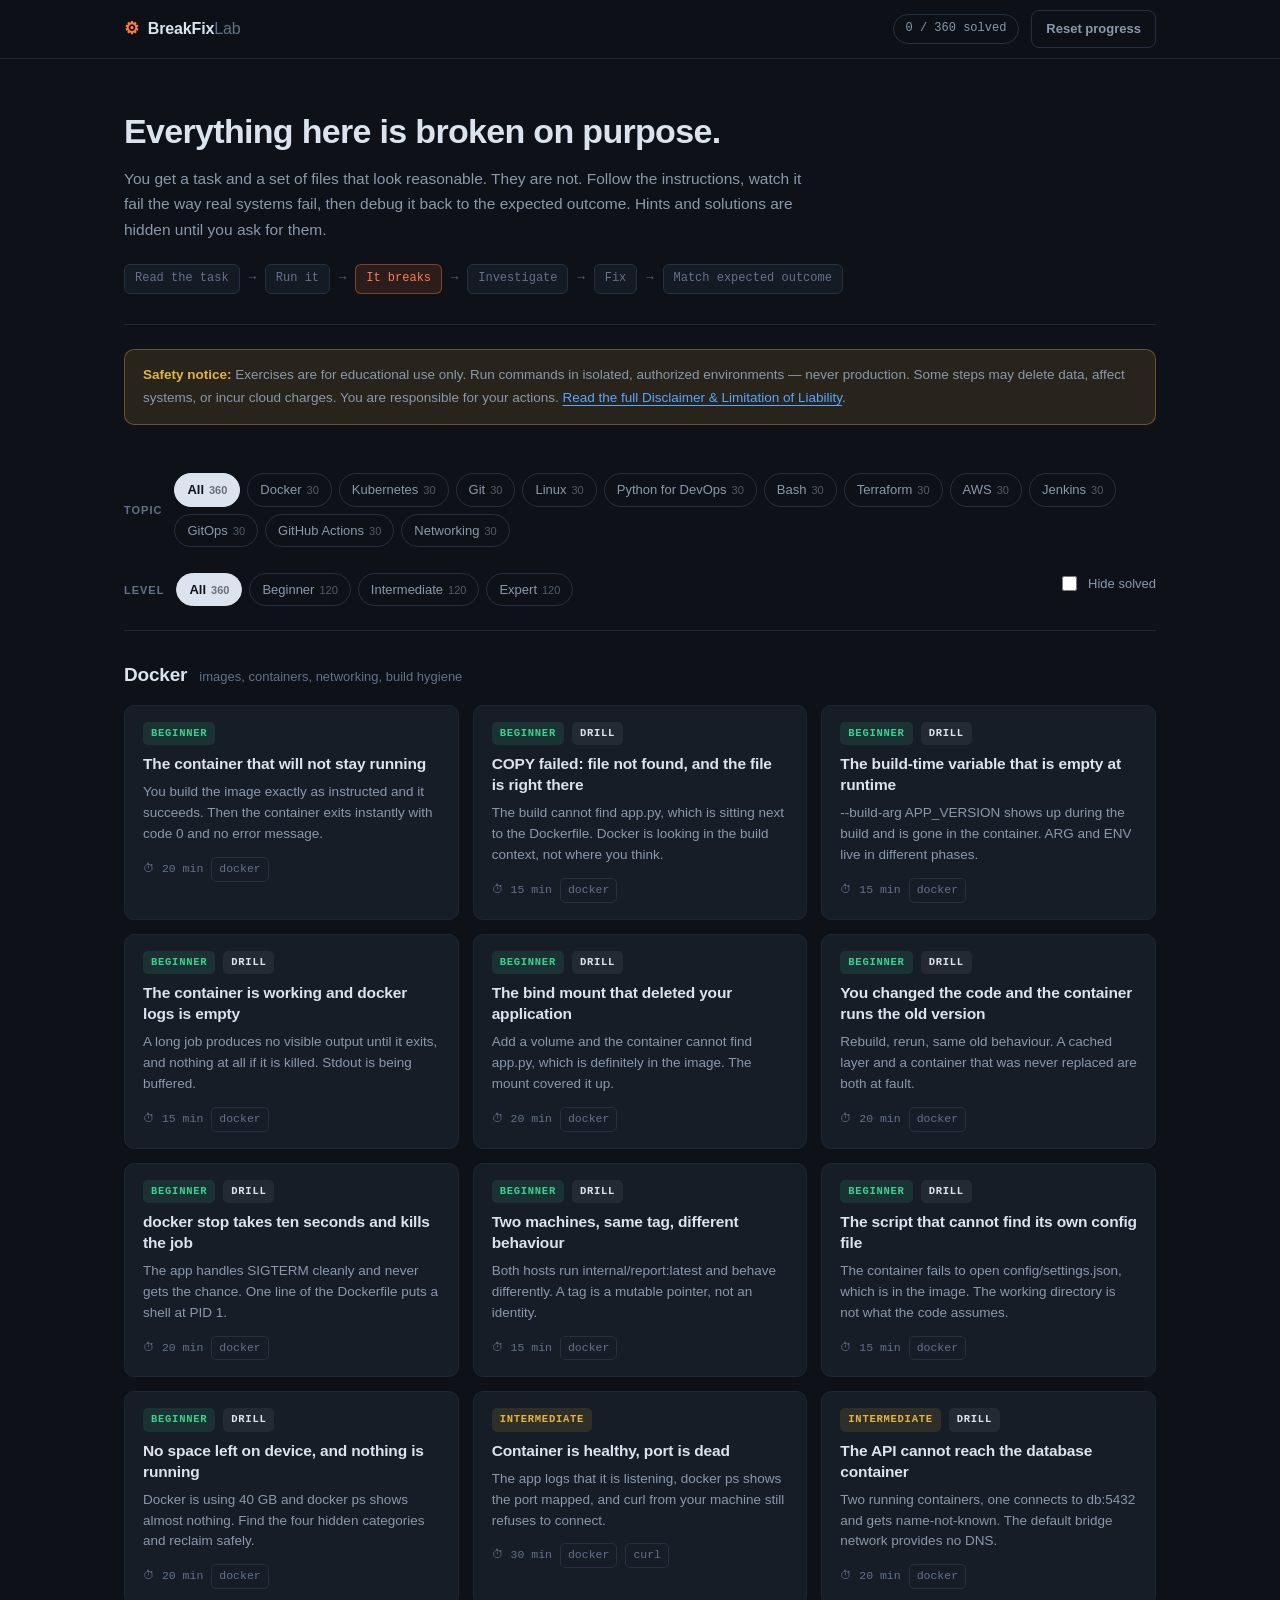
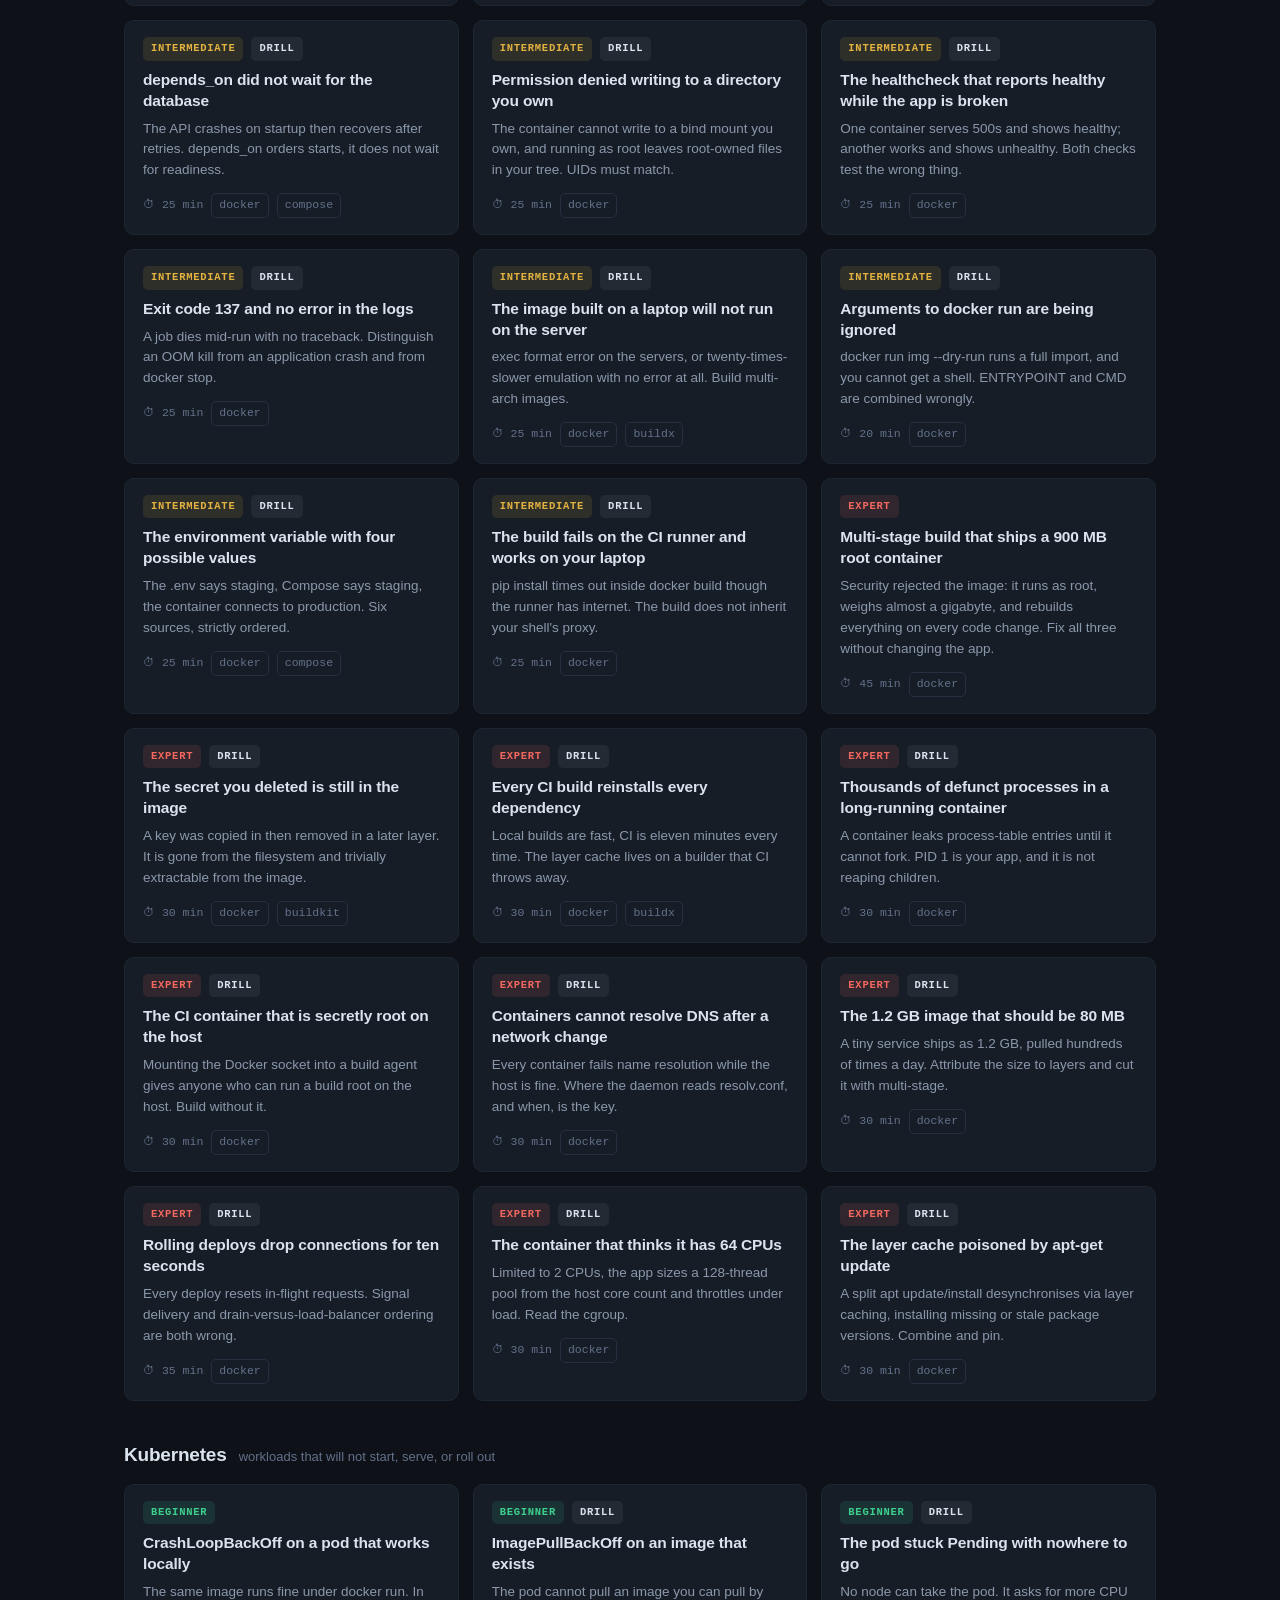
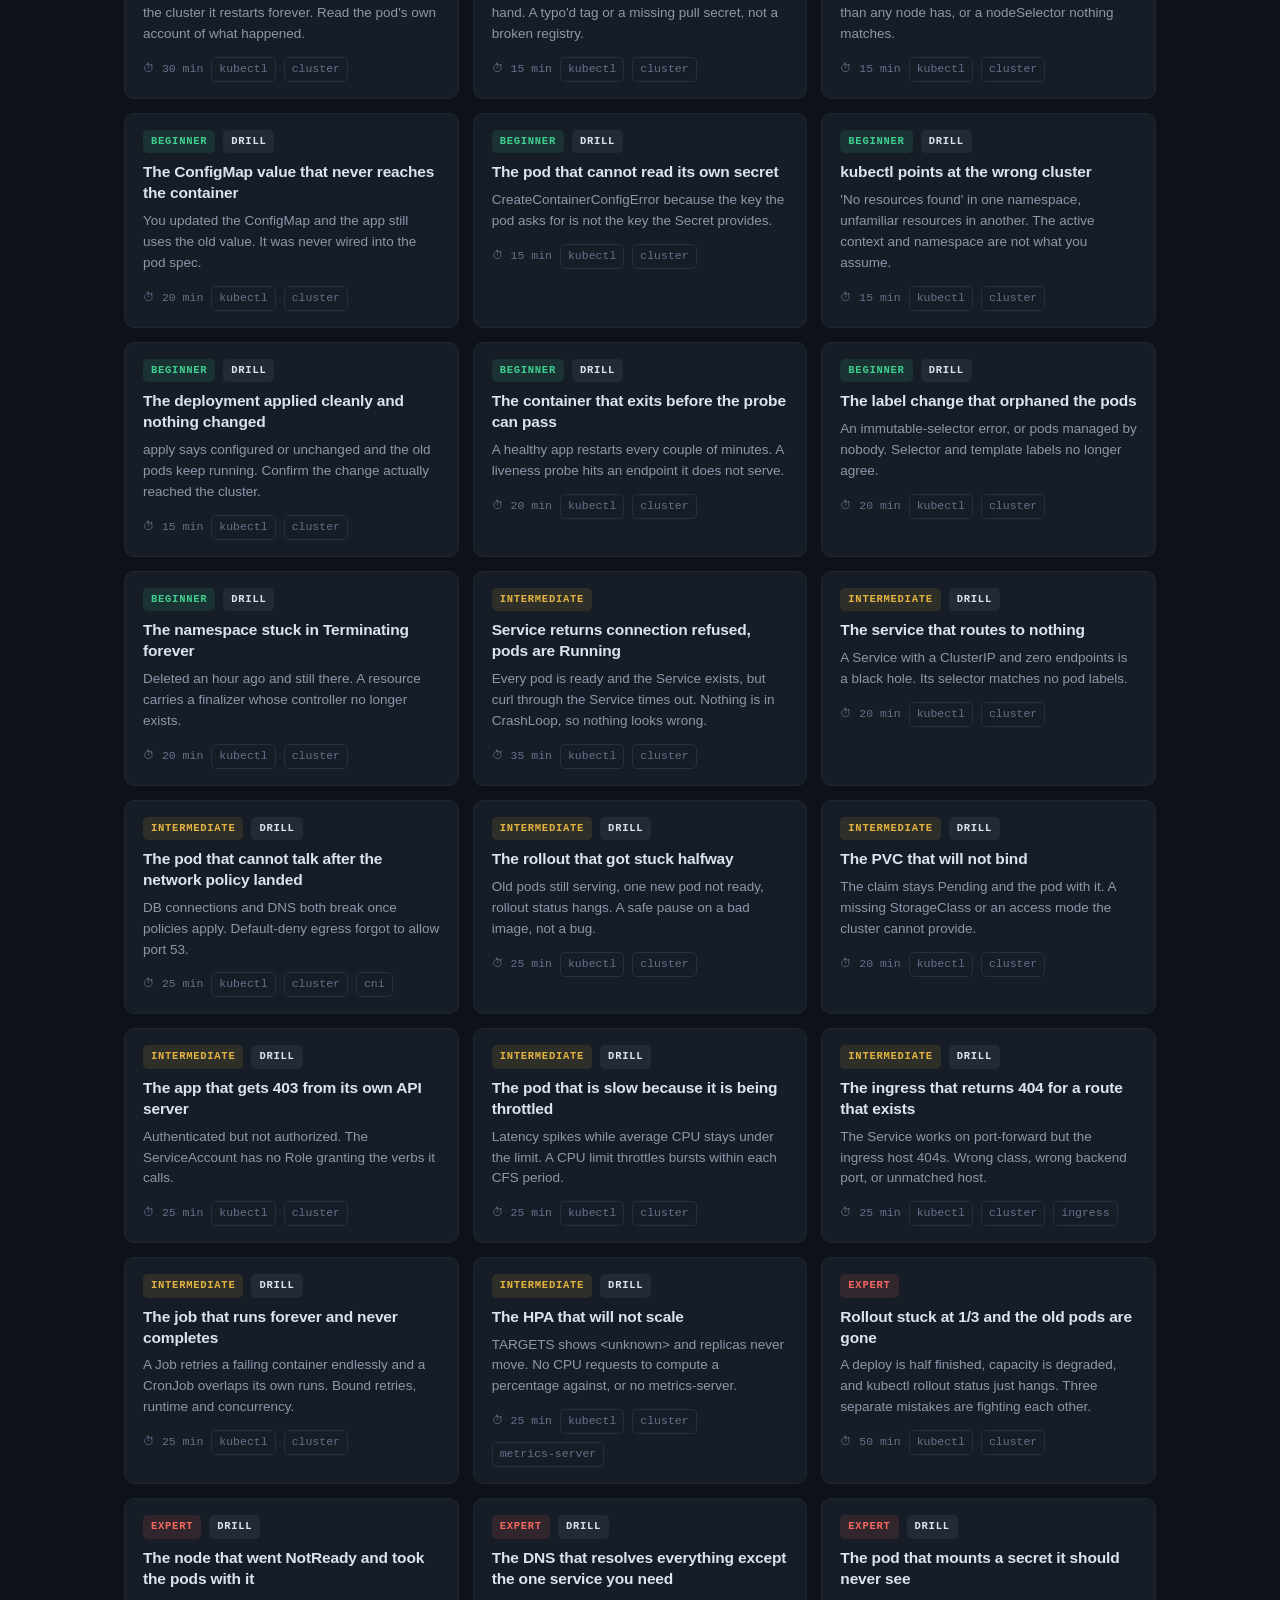
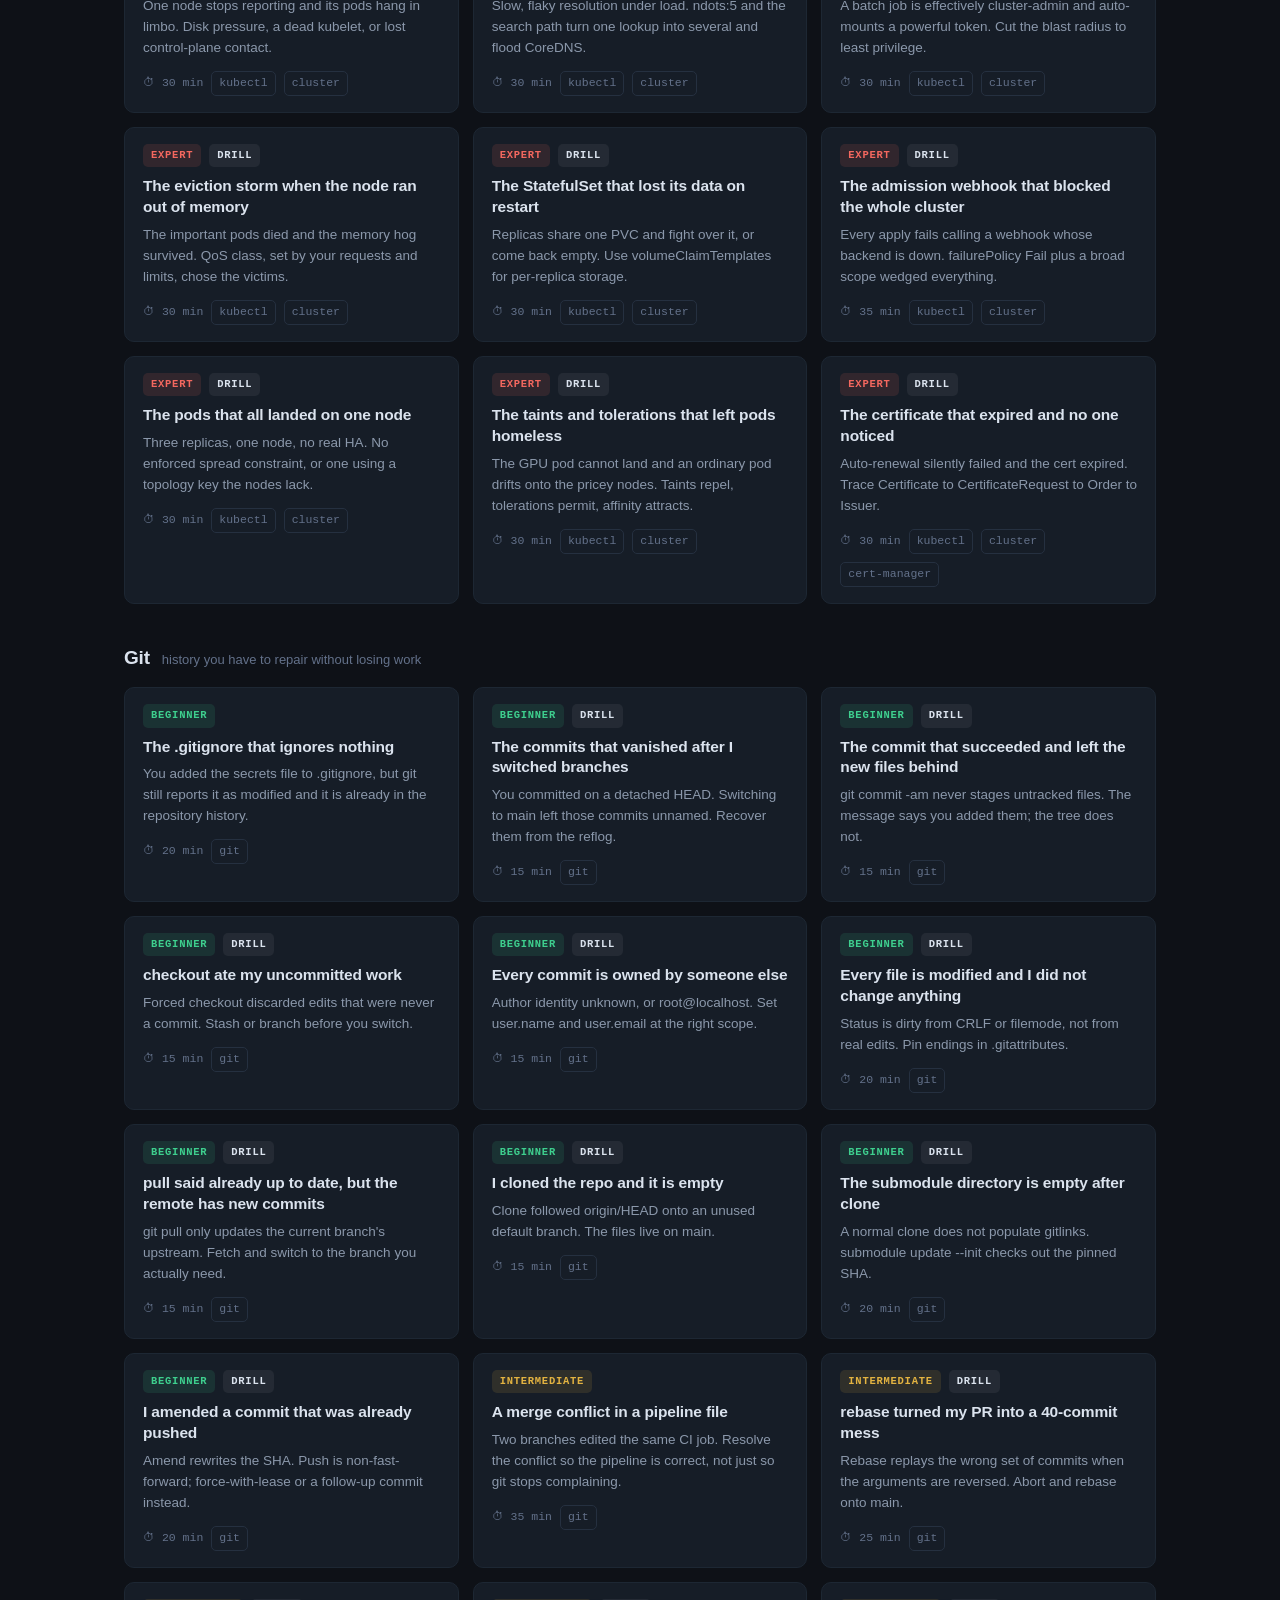
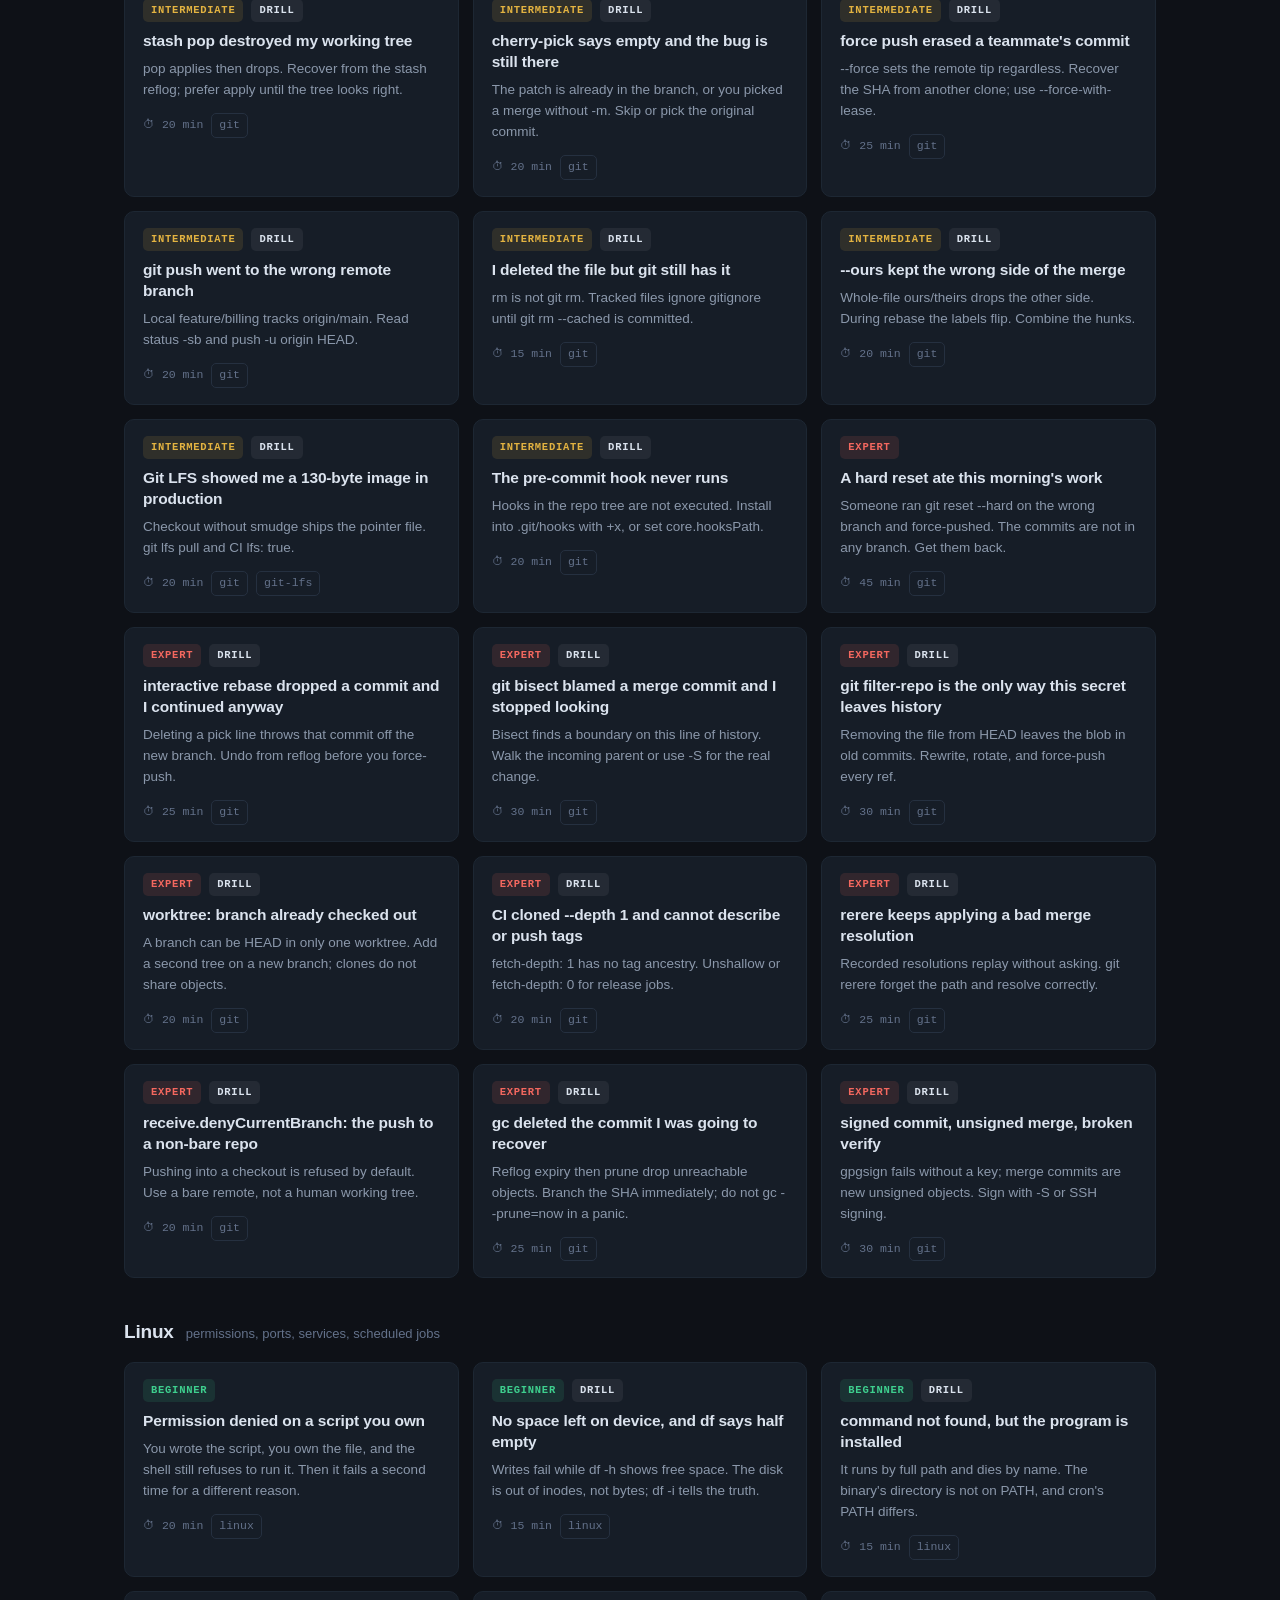
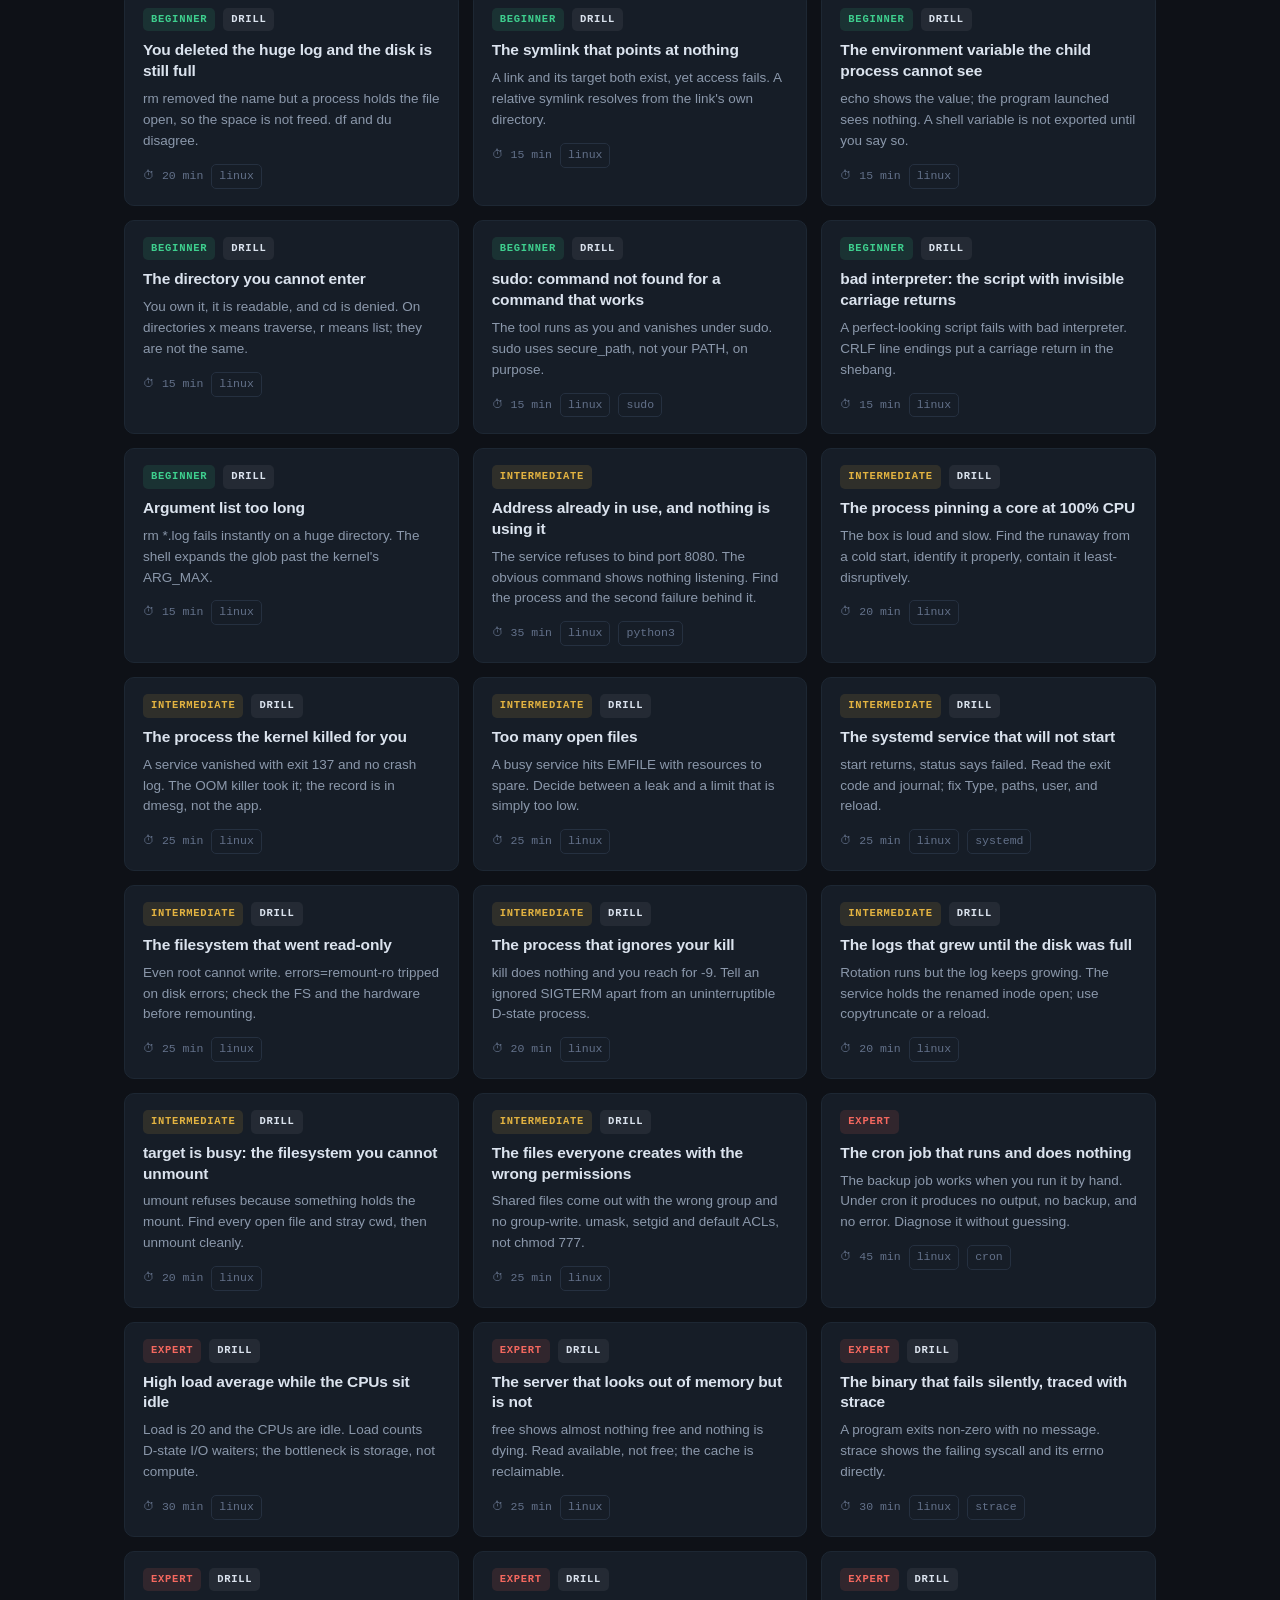
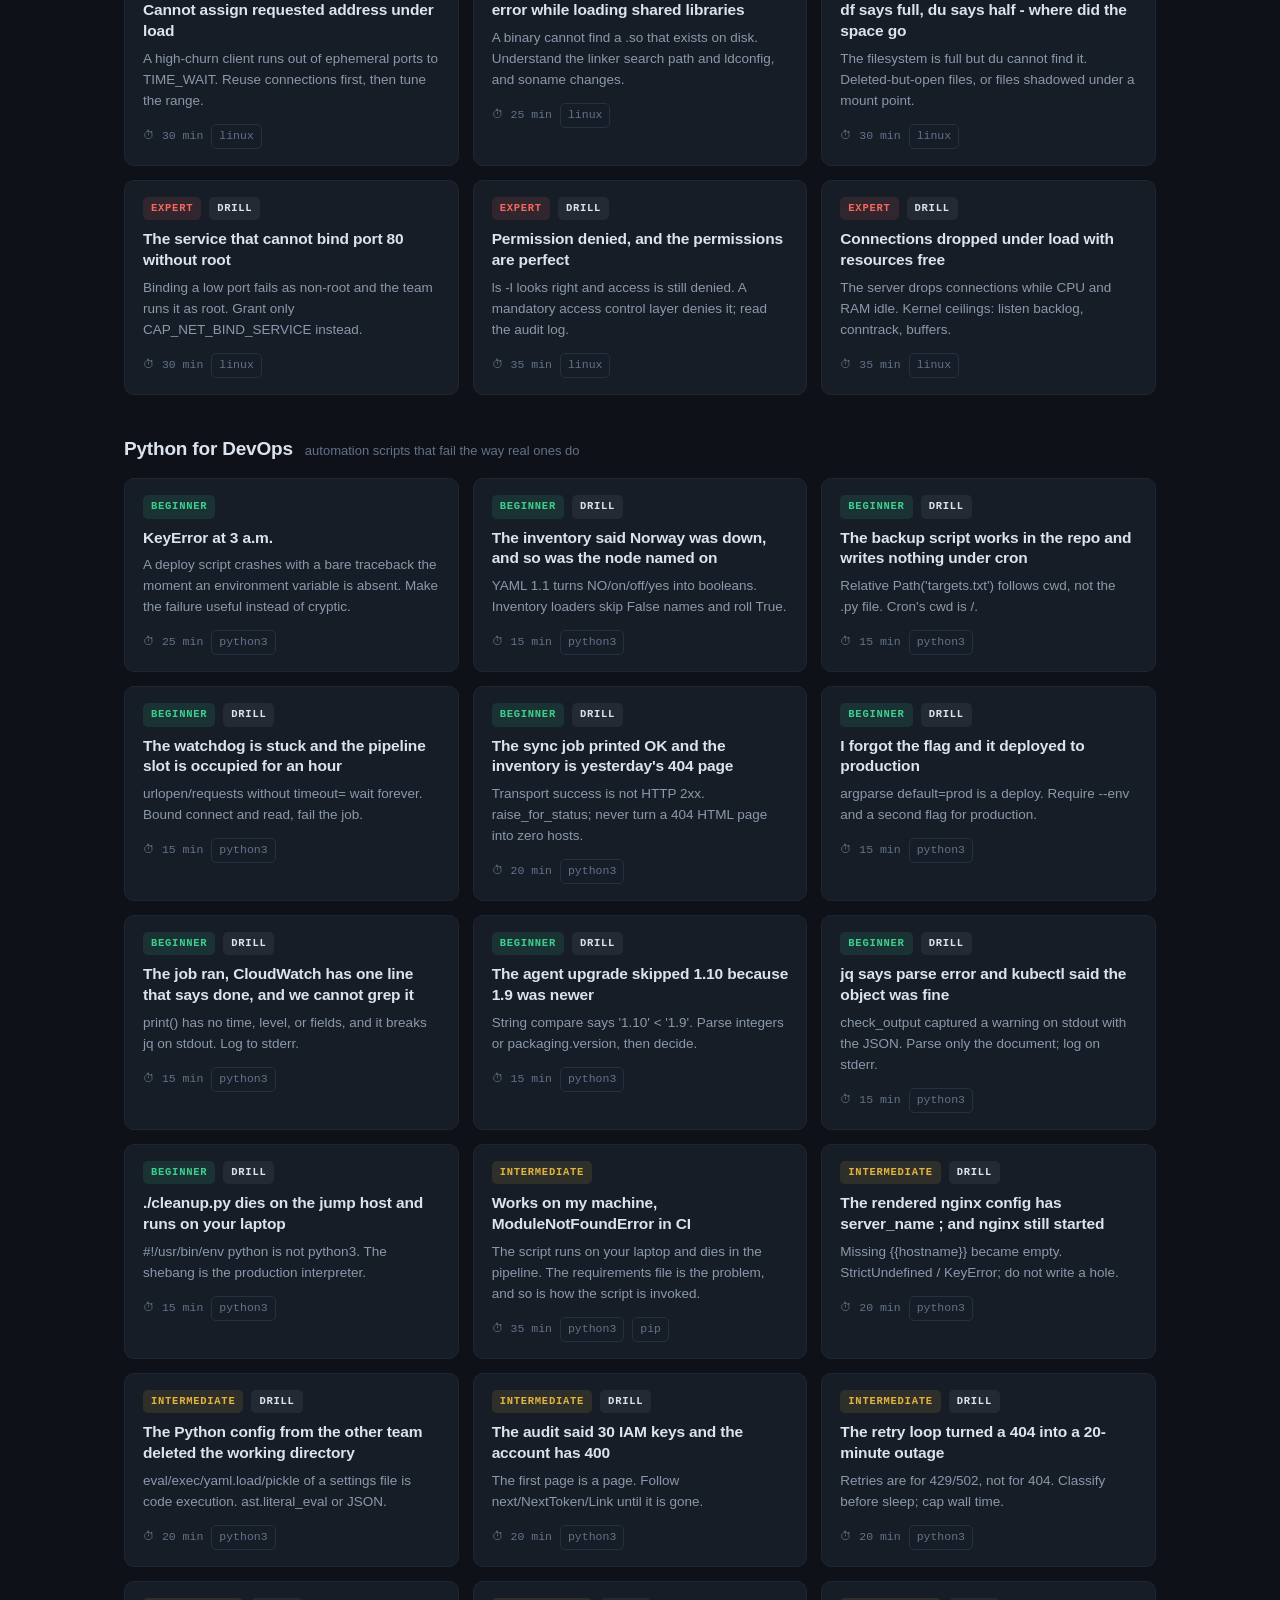
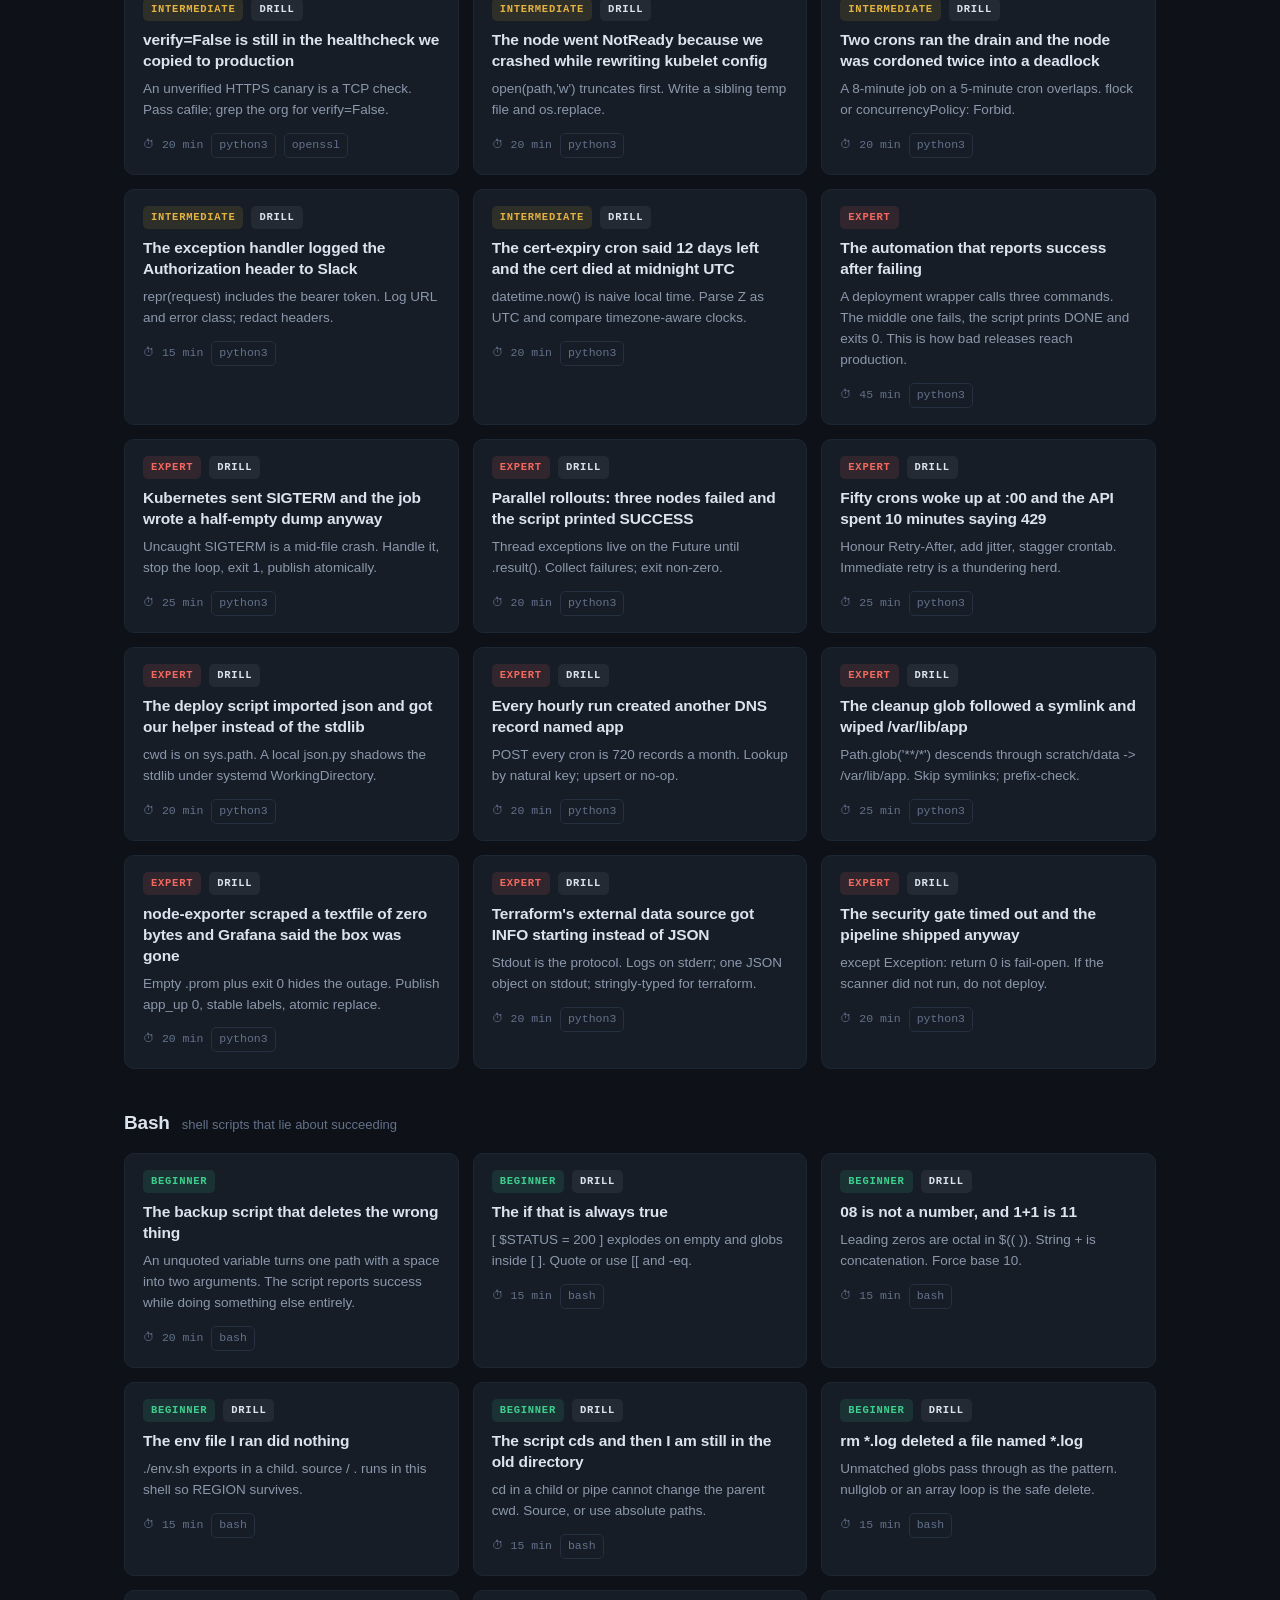
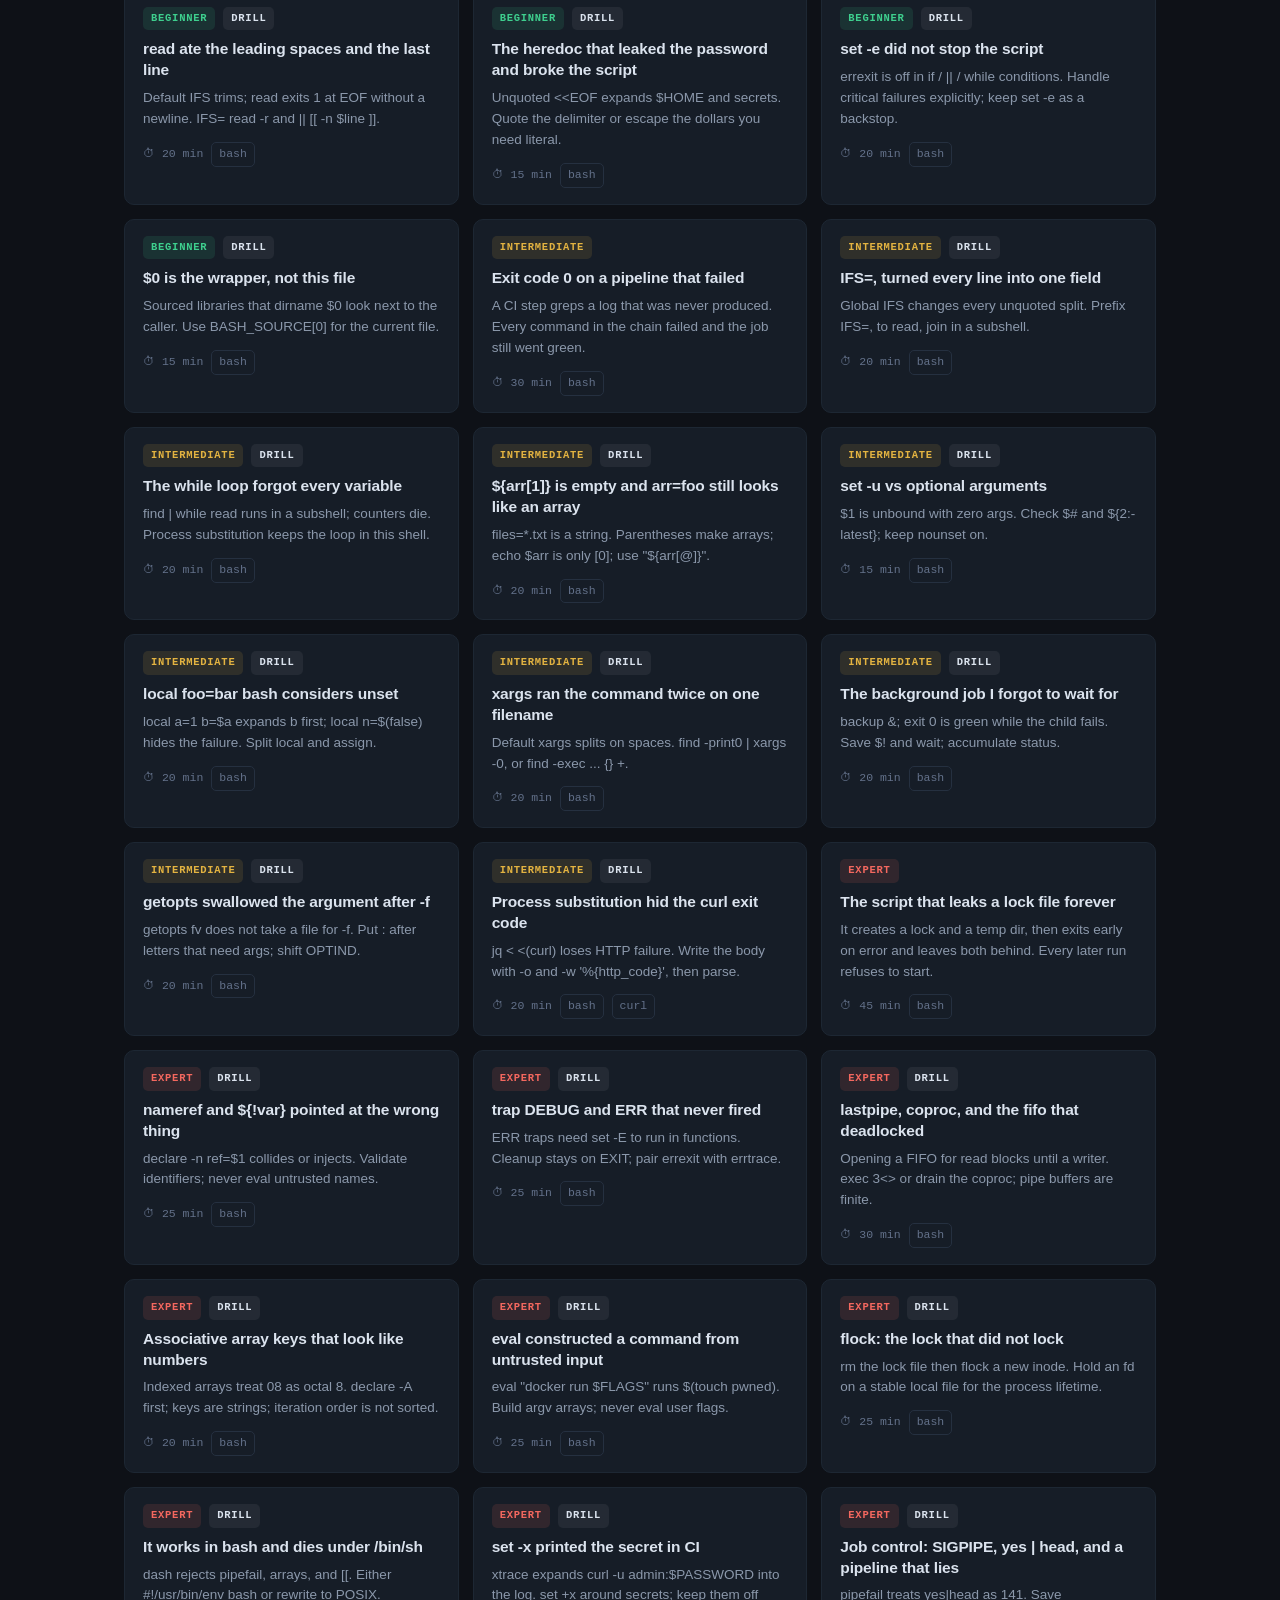
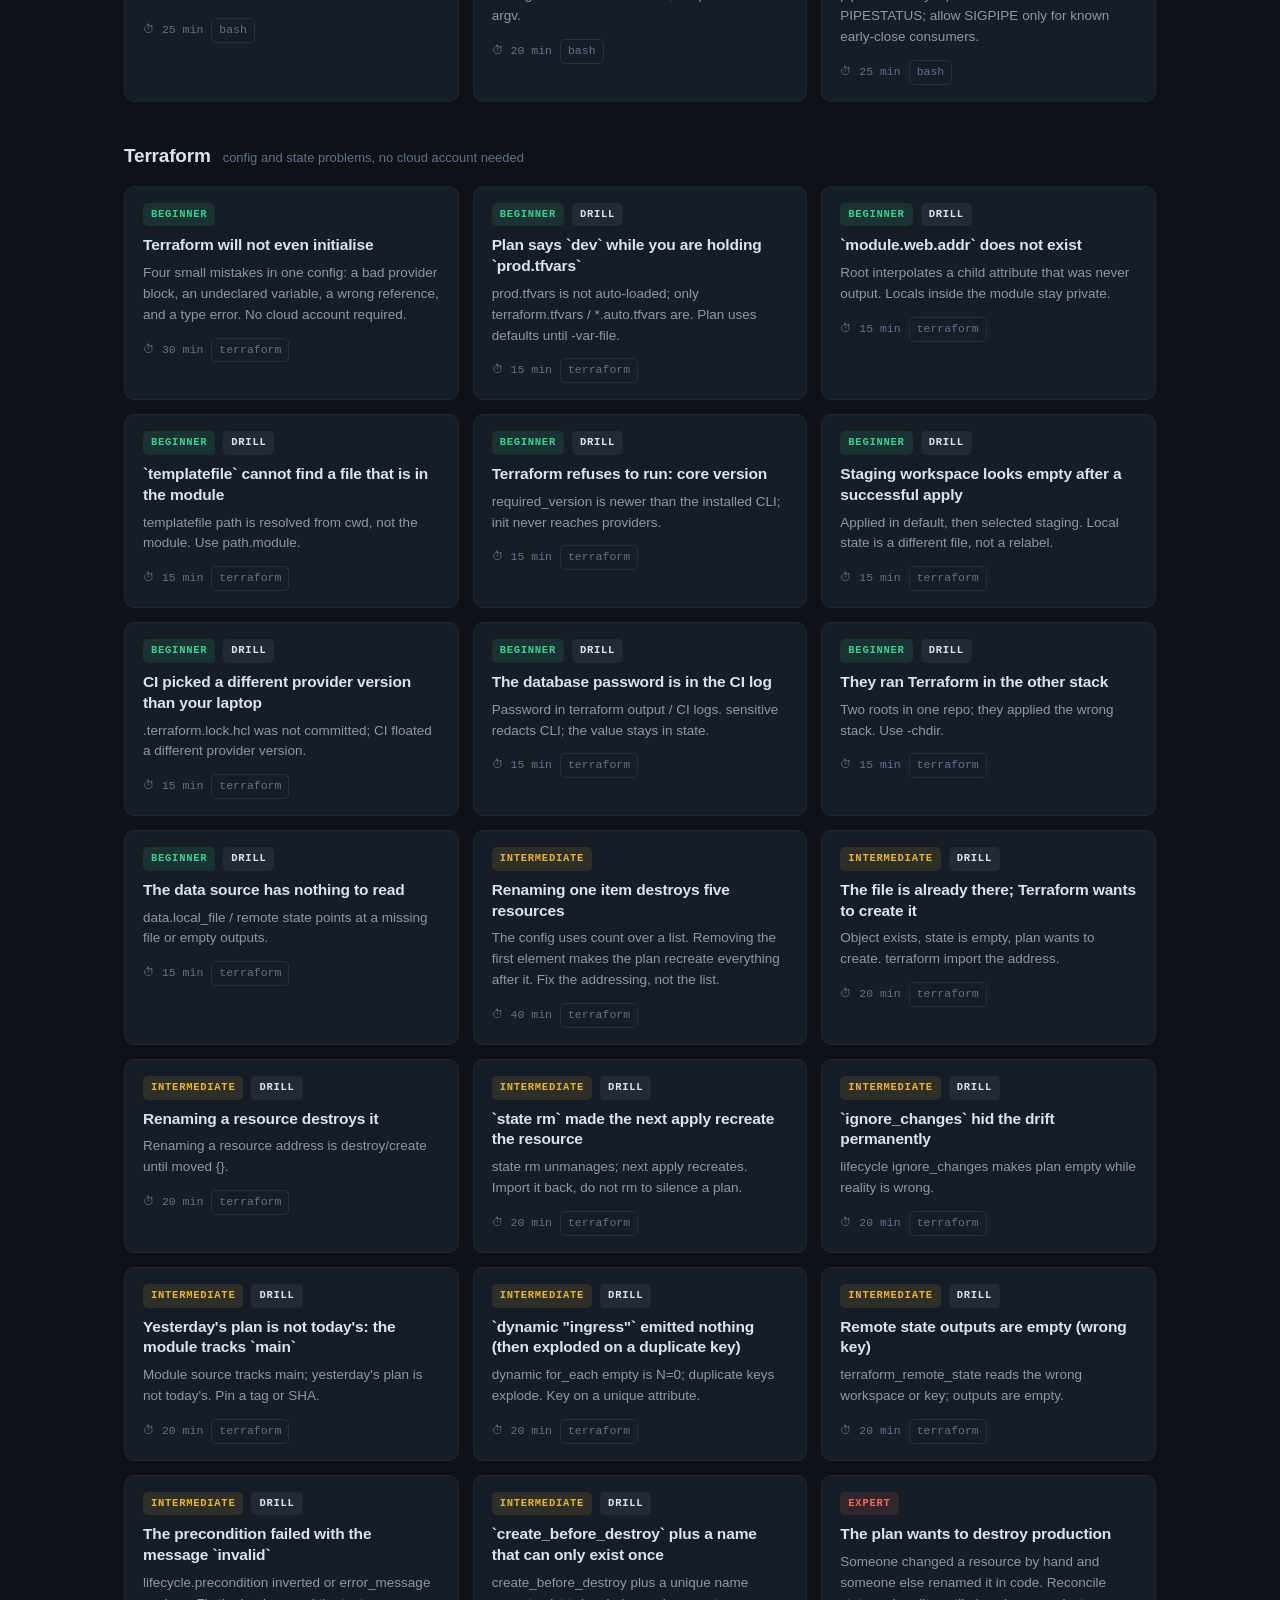
<file: index.html>
<!DOCTYPE html>
<html lang="en">
<head>
<meta charset="utf-8">
<meta name="viewport" content="width=device-width, initial-scale=1">
<title>BreakFix Lab — learn DevOps by fixing what is broken</title>
<link rel="stylesheet" href="assets/style.css">
<link rel="icon" href="data:image/svg+xml,<svg xmlns='http://www.w3.org/2000/svg' viewBox='0 0 16 16'><text y='14' font-size='14'>&#128295;</text></svg>">
</head>
<body>
<header class="topbar">
  <div class="wrap topbar-inner">
    <a class="brand" href="index.html">
      <span class="brand-mark">&#9881;</span>
      <span>BreakFix<span class="brand-dim">Lab</span></span>
    </a>
    <div class="topbar-right">
      <div class="progress-pill" id="globalProgress">0 / 0 solved</div>
      <button class="btn btn-ghost" id="resetProgress" title="Clear all local progress">Reset progress</button>
    </div>
  </div>
</header>

<main class="wrap">
  <section class="hero">
    <h1>Everything here is broken on purpose.</h1>
    <p class="hero-sub">
      You get a task and a set of files that look reasonable. They are not. Follow the instructions,
      watch it fail the way real systems fail, then debug it back to the expected outcome.
      Hints and solutions are hidden until you ask for them.
    </p>
    <div class="hero-loop">
      <span>Read the task</span><i>&rarr;</i>
      <span>Run it</span><i>&rarr;</i>
      <span class="accent">It breaks</span><i>&rarr;</i>
      <span>Investigate</span><i>&rarr;</i>
      <span>Fix</span><i>&rarr;</i>
      <span>Match expected outcome</span>
    </div>
  </section>

  <aside class="safety-notice" role="note" aria-label="Safety and liability notice">
    <strong>Safety notice:</strong> Exercises are for educational use only. Run commands in isolated, authorized environments — never production. Some steps may delete data, affect systems, or incur cloud charges. You are responsible for your actions. <a href="disclaimer.html">Read the full Disclaimer &amp; Limitation of Liability</a>.
  </aside>

  <section class="filters" id="filters">
    <div class="filter-group">
      <span class="filter-label">Topic</span>
      <div class="chips" id="topicChips"></div>
    </div>
    <div class="filter-group">
      <span class="filter-label">Level</span>
      <div class="chips" id="levelChips"></div>
    </div>
    <div class="filter-group filter-group-right">
      <label class="toggle">
        <input type="checkbox" id="hideSolved">
        <span>Hide solved</span>
      </label>
    </div>
  </section>

  <section id="catalog" class="catalog"></section>

  <section class="footnote">
    <h2>How to use this</h2>
    <ul>
      <li><strong>Do not read the solution first.</strong> The failure is the lesson; the fix is just the receipt.</li>
      <li><strong>Work in a scratch directory.</strong> Each scenario tells you what to create and where.</li>
      <li><strong>Self-check.</strong> Every scenario lists an expected outcome with the exact commands and output that prove you fixed it.</li>
      <li><strong>Prerequisites are yours.</strong> You bring Docker, a cluster, an AWS account, etc. Nothing here provisions or bills anything for you.</li>
    </ul>
  </section>
</main>

<footer class="site-footer wrap">
  <span>&copy; BreakFix Lab. Educational use only. Use at your own risk.</span>
  <a href="disclaimer.html">Disclaimer &amp; Limitation of Liability</a>
</footer>

<script src="assets/markdown.js"></script>
<script src="assets/app.js"></script>
</body>
</html>
</file>
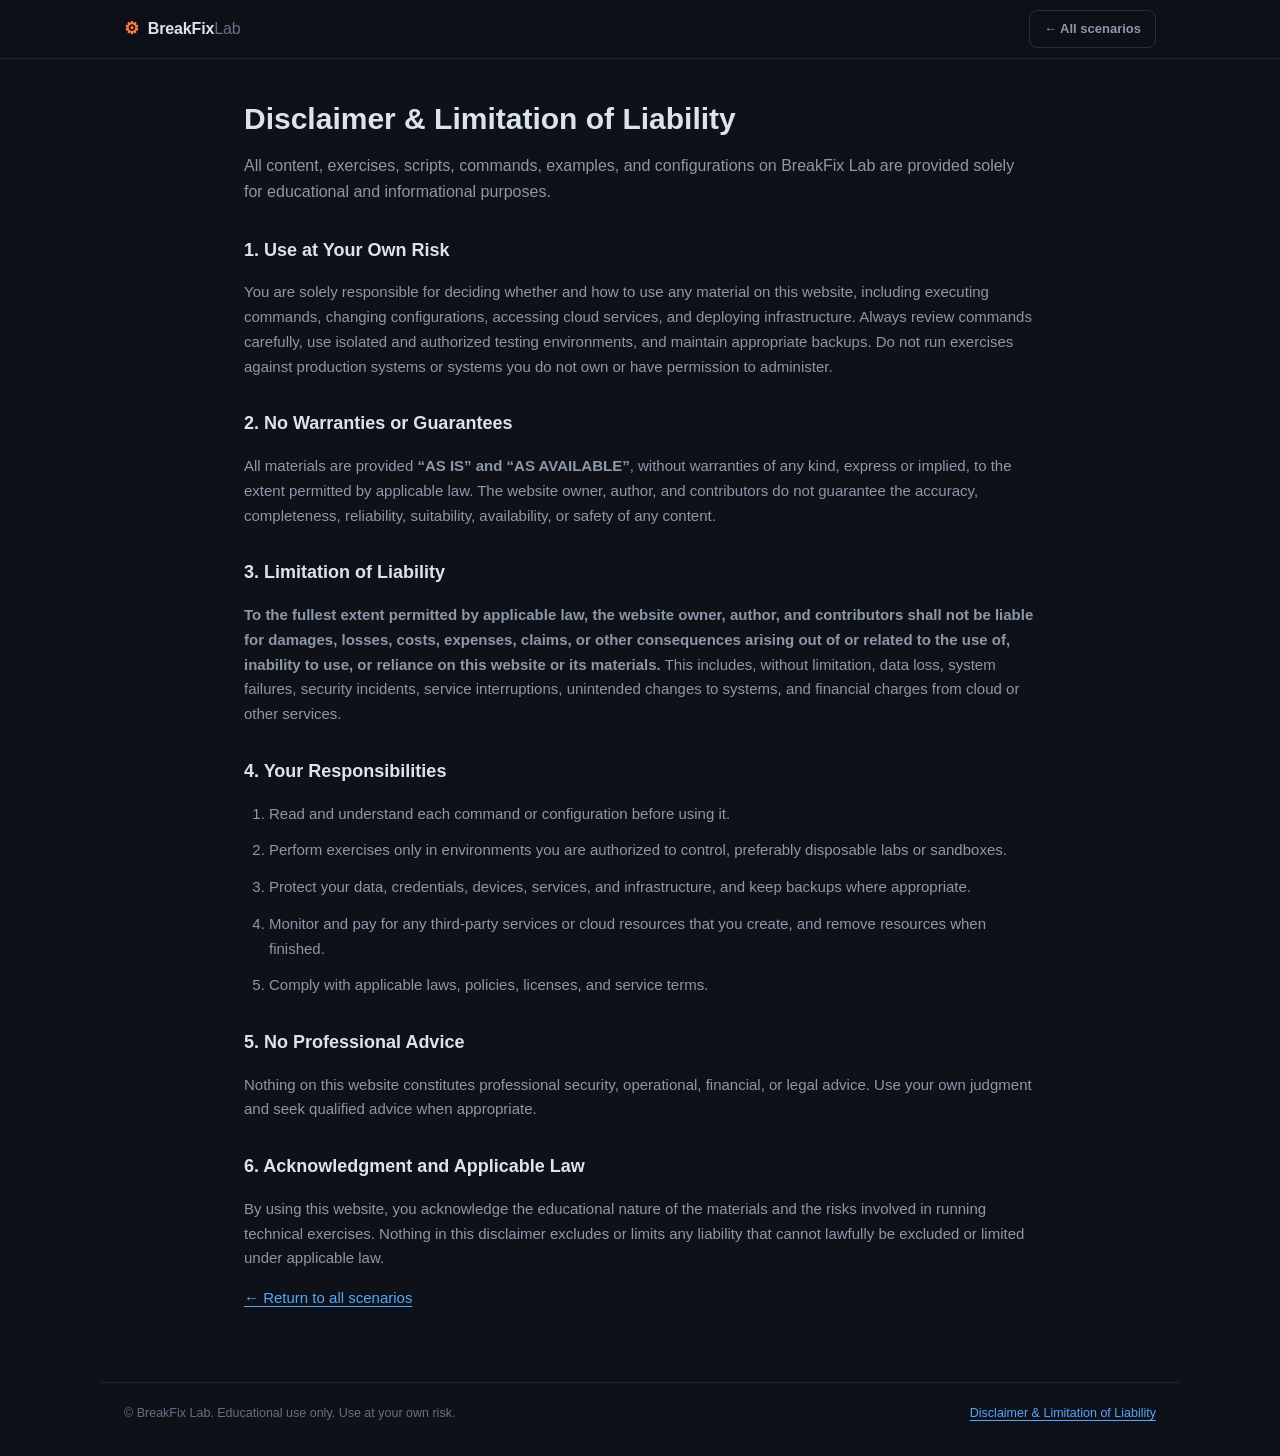
<file: disclaimer.html>
<!DOCTYPE html>
<html lang="en">
<head>
<meta charset="utf-8">
<meta name="viewport" content="width=device-width, initial-scale=1">
<meta name="description" content="BreakFix Lab educational disclaimer and limitation of liability.">
<title>Disclaimer &amp; Limitation of Liability — BreakFix Lab</title>
<link rel="stylesheet" href="assets/style.css">
<link rel="icon" href="data:image/svg+xml,<svg xmlns='http://www.w3.org/2000/svg' viewBox='0 0 16 16'><text y='14' font-size='14'>&#128295;</text></svg>">
</head>
<body>
<header class="topbar">
  <div class="wrap topbar-inner">
    <a class="brand" href="index.html">
      <span class="brand-mark">&#9881;</span>
      <span>BreakFix<span class="brand-dim">Lab</span></span>
    </a>
    <div class="topbar-right">
      <a class="btn btn-ghost" href="index.html">&larr; All scenarios</a>
    </div>
  </div>
</header>

<main class="wrap legal-page">
  <h1>Disclaimer &amp; Limitation of Liability</h1>
  <p class="legal-lede">All content, exercises, scripts, commands, examples, and configurations on BreakFix Lab are provided solely for educational and informational purposes.</p>

  <h2>1. Use at Your Own Risk</h2>
  <p>You are solely responsible for deciding whether and how to use any material on this website, including executing commands, changing configurations, accessing cloud services, and deploying infrastructure. Always review commands carefully, use isolated and authorized testing environments, and maintain appropriate backups. Do not run exercises against production systems or systems you do not own or have permission to administer.</p>

  <h2>2. No Warranties or Guarantees</h2>
  <p>All materials are provided <strong>&ldquo;AS IS&rdquo; and &ldquo;AS AVAILABLE&rdquo;</strong>, without warranties of any kind, express or implied, to the extent permitted by applicable law. The website owner, author, and contributors do not guarantee the accuracy, completeness, reliability, suitability, availability, or safety of any content.</p>

  <h2>3. Limitation of Liability</h2>
  <p><strong>To the fullest extent permitted by applicable law, the website owner, author, and contributors shall not be liable for damages, losses, costs, expenses, claims, or other consequences arising out of or related to the use of, inability to use, or reliance on this website or its materials.</strong> This includes, without limitation, data loss, system failures, security incidents, service interruptions, unintended changes to systems, and financial charges from cloud or other services.</p>

  <h2>4. Your Responsibilities</h2>
  <ol>
    <li>Read and understand each command or configuration before using it.</li>
    <li>Perform exercises only in environments you are authorized to control, preferably disposable labs or sandboxes.</li>
    <li>Protect your data, credentials, devices, services, and infrastructure, and keep backups where appropriate.</li>
    <li>Monitor and pay for any third-party services or cloud resources that you create, and remove resources when finished.</li>
    <li>Comply with applicable laws, policies, licenses, and service terms.</li>
  </ol>

  <h2>5. No Professional Advice</h2>
  <p>Nothing on this website constitutes professional security, operational, financial, or legal advice. Use your own judgment and seek qualified advice when appropriate.</p>

  <h2>6. Acknowledgment and Applicable Law</h2>
  <p>By using this website, you acknowledge the educational nature of the materials and the risks involved in running technical exercises. Nothing in this disclaimer excludes or limits any liability that cannot lawfully be excluded or limited under applicable law.</p>

  <p><a href="index.html">&larr; Return to all scenarios</a></p>
</main>

<footer class="site-footer wrap">
  <span>&copy; BreakFix Lab. Educational use only. Use at your own risk.</span>
  <a href="disclaimer.html">Disclaimer &amp; Limitation of Liability</a>
</footer>
</body>
</html>
</file>
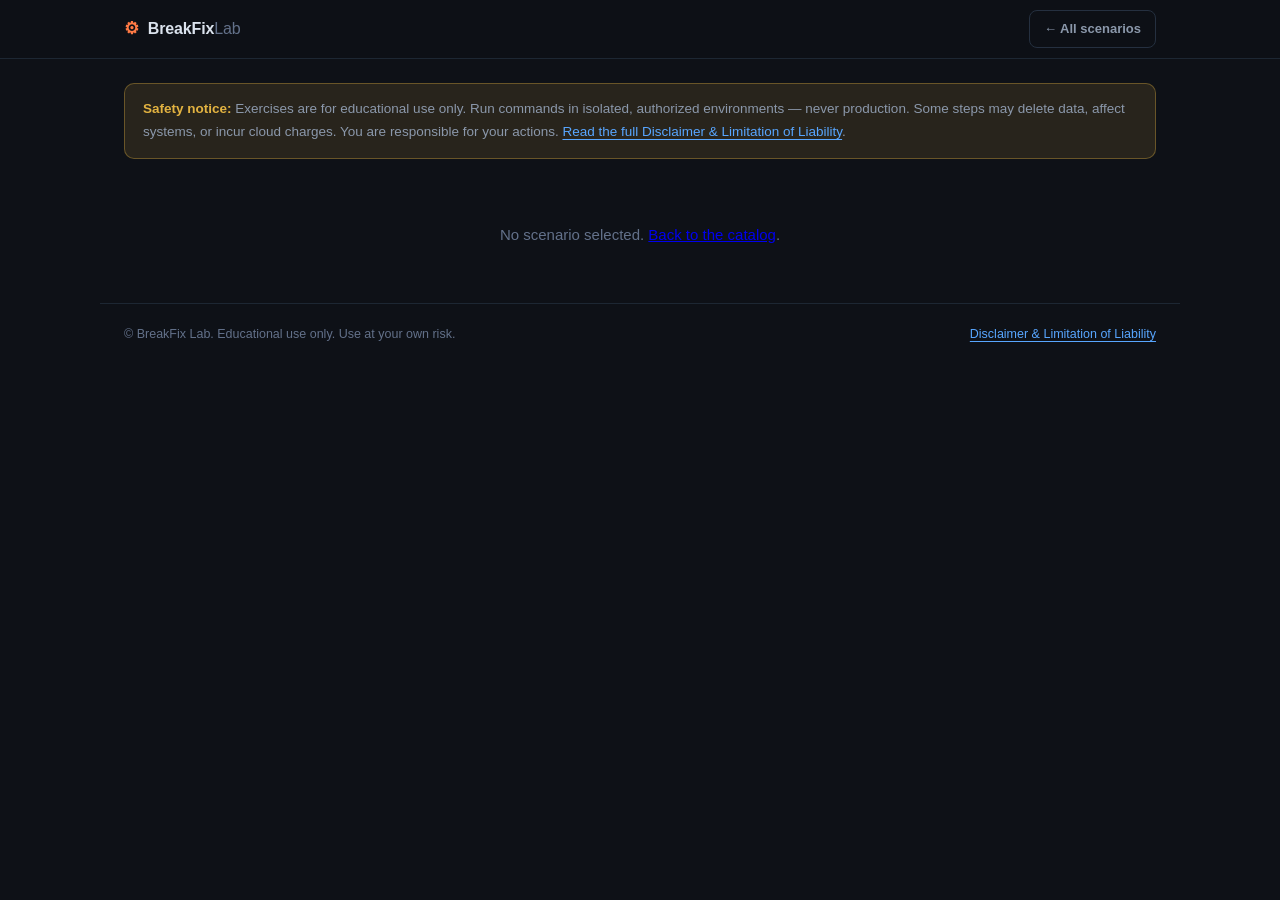
<file: scenario.html>
<!DOCTYPE html>
<html lang="en">
<head>
<meta charset="utf-8">
<meta name="viewport" content="width=device-width, initial-scale=1">
<title>Scenario — BreakFix Lab</title>
<link rel="stylesheet" href="assets/style.css">
<link rel="icon" href="data:image/svg+xml,<svg xmlns='http://www.w3.org/2000/svg' viewBox='0 0 16 16'><text y='14' font-size='14'>&#128295;</text></svg>">
</head>
<body>
<header class="topbar">
  <div class="wrap topbar-inner">
    <a class="brand" href="index.html">
      <span class="brand-mark">&#9881;</span>
      <span>BreakFix<span class="brand-dim">Lab</span></span>
    </a>
    <div class="topbar-right">
      <a class="btn btn-ghost" href="index.html">&larr; All scenarios</a>
    </div>
  </div>
</header>

<div class="wrap">
  <aside class="safety-notice" role="note" aria-label="Safety and liability notice">
    <strong>Safety notice:</strong> Exercises are for educational use only. Run commands in isolated, authorized environments — never production. Some steps may delete data, affect systems, or incur cloud charges. You are responsible for your actions. <a href="disclaimer.html">Read the full Disclaimer &amp; Limitation of Liability</a>.
  </aside>
</div>

<main class="wrap" id="scenarioRoot">
  <p class="loading">Loading scenario&hellip;</p>
</main>

<footer class="site-footer wrap">
  <span>&copy; BreakFix Lab. Educational use only. Use at your own risk.</span>
  <a href="disclaimer.html">Disclaimer &amp; Limitation of Liability</a>
</footer>

<script src="assets/markdown.js"></script>
<script src="assets/app.js"></script>
</body>
</html>
</file>
<file: assets/style.css>
:root {
  --bg: #0e1117;
  --bg-soft: #151b24;
  --bg-card: #161d27;
  --bg-code: #0b0f15;
  --border: #253040;
  --border-soft: #1d2733;
  --text: #dbe3ee;
  --text-dim: #8b98ab;
  --text-faint: #63718a;
  --accent: #ff7a45;
  --accent-soft: rgba(255, 122, 69, 0.12);
  --green: #3ecf8e;
  --green-soft: rgba(62, 207, 142, 0.12);
  --blue: #58a6ff;
  --blue-soft: rgba(88, 166, 255, 0.12);
  --amber: #e3b341;
  --amber-soft: rgba(227, 179, 65, 0.12);
  --red: #f4685f;
  --radius: 10px;
  --mono: ui-monospace, SFMono-Regular, "SF Mono", Menlo, Consolas, "Liberation Mono", monospace;
}

* { box-sizing: border-box; }

html { scroll-behavior: smooth; }

body {
  margin: 0;
  background: var(--bg);
  color: var(--text);
  font-family: -apple-system, BlinkMacSystemFont, "Segoe UI", Roboto, Helvetica, Arial, sans-serif;
  font-size: 15px;
  line-height: 1.65;
  -webkit-font-smoothing: antialiased;
}

.wrap { max-width: 1080px; margin: 0 auto; padding: 0 24px; }

/* ---------- top bar ---------- */
.topbar {
  border-bottom: 1px solid var(--border-soft);
  background: rgba(14, 17, 23, 0.9);
  backdrop-filter: blur(8px);
  position: sticky;
  top: 0;
  z-index: 20;
}
.topbar-inner { display: flex; align-items: center; justify-content: space-between; height: 58px; }
.brand {
  display: inline-flex; align-items: center; gap: 9px;
  color: var(--text); text-decoration: none;
  font-weight: 650; font-size: 16px; letter-spacing: -0.01em;
}
.brand-mark { color: var(--accent); font-size: 17px; }
.brand-dim { color: var(--text-faint); font-weight: 500; }
.topbar-right { display: flex; align-items: center; gap: 12px; }
.progress-pill {
  font-family: var(--mono); font-size: 12px; color: var(--text-dim);
  border: 1px solid var(--border); border-radius: 999px; padding: 4px 12px;
}

/* ---------- buttons ---------- */
.btn {
  display: inline-flex; align-items: center; gap: 7px;
  font: inherit; font-size: 13px; font-weight: 550;
  padding: 7px 14px; border-radius: 8px;
  border: 1px solid var(--border); background: var(--bg-soft); color: var(--text);
  cursor: pointer; text-decoration: none; transition: background .15s, border-color .15s, color .15s;
}
.btn:hover { background: #1c2531; border-color: #31405480; }
.btn-ghost { background: transparent; color: var(--text-dim); }
.btn-ghost:hover { color: var(--text); }
.btn-accent { background: var(--accent-soft); border-color: rgba(255,122,69,.35); color: var(--accent); }
.btn-accent:hover { background: rgba(255,122,69,.2); }
.btn-green { background: var(--green-soft); border-color: rgba(62,207,142,.35); color: var(--green); }
.btn-green:hover { background: rgba(62,207,142,.2); }
.btn-sm { font-size: 12px; padding: 5px 10px; }
.btn:disabled { opacity: .45; cursor: not-allowed; }

/* ---------- hero ---------- */
.hero { padding: 52px 0 30px; border-bottom: 1px solid var(--border-soft); }
.hero h1 { margin: 0 0 14px; font-size: 34px; line-height: 1.2; letter-spacing: -0.02em; font-weight: 700; }
.hero-sub { margin: 0 0 22px; max-width: 700px; color: var(--text-dim); font-size: 15.5px; }
.hero-loop {
  display: flex; flex-wrap: wrap; align-items: center; gap: 9px;
  font-family: var(--mono); font-size: 12px; color: var(--text-faint);
}
.hero-loop span {
  border: 1px solid var(--border); border-radius: 6px; padding: 4px 10px; background: var(--bg-soft);
}
.hero-loop span.accent { color: var(--accent); border-color: rgba(255,122,69,.4); background: var(--accent-soft); }
.hero-loop i { color: var(--text-faint); font-style: normal; }

/* ---------- filters ---------- */
.filters {
  display: flex; flex-wrap: wrap; gap: 26px; align-items: flex-start;
  padding: 24px 0; border-bottom: 1px solid var(--border-soft);
}
.filter-group { display: flex; align-items: center; gap: 12px; }
.filter-group-right { margin-left: auto; }
.filter-label {
  font-size: 11px; text-transform: uppercase; letter-spacing: .09em;
  color: var(--text-faint); font-weight: 650;
}
.chips { display: flex; flex-wrap: wrap; gap: 7px; }
.chip {
  font: inherit; font-size: 13px; cursor: pointer;
  padding: 5px 12px; border-radius: 999px;
  border: 1px solid var(--border); background: transparent; color: var(--text-dim);
  transition: all .15s;
}
.chip:hover { color: var(--text); border-color: #38465c; }
.chip.active { background: var(--text); color: var(--bg); border-color: var(--text); font-weight: 600; }
.chip .count { opacity: .55; margin-left: 5px; font-size: 11px; }
.toggle { display: inline-flex; align-items: center; gap: 8px; font-size: 13px; color: var(--text-dim); cursor: pointer; }
.toggle input { accent-color: var(--accent); width: 15px; height: 15px; cursor: pointer; }

/* ---------- catalog ---------- */
.catalog { padding: 28px 0 10px; }
.topic-block { margin-bottom: 38px; }
.topic-head { display: flex; align-items: baseline; gap: 12px; margin-bottom: 14px; }
.topic-head h2 { margin: 0; font-size: 19px; letter-spacing: -0.01em; }
.topic-head .topic-desc { color: var(--text-faint); font-size: 13px; }
.cards { display: grid; grid-template-columns: repeat(auto-fill, minmax(320px, 1fr)); gap: 14px; }

.card {
  display: block; text-decoration: none; color: inherit;
  background: var(--bg-card); border: 1px solid var(--border-soft); border-radius: var(--radius);
  padding: 16px 18px; transition: border-color .15s, transform .15s, background .15s;
  position: relative;
}
.card:hover { border-color: #33445c; transform: translateY(-2px); background: #18202b; }
.card.solved { border-color: rgba(62,207,142,.3); }
.card-top { display: flex; align-items: center; gap: 8px; margin-bottom: 9px; }
.card h3 { margin: 0 0 7px; font-size: 15.5px; font-weight: 620; letter-spacing: -0.01em; line-height: 1.35; }
.card p { margin: 0 0 12px; color: var(--text-dim); font-size: 13.5px; line-height: 1.55; }
.card-meta { display: flex; flex-wrap: wrap; align-items: center; gap: 8px; font-size: 11.5px; color: var(--text-faint); font-family: var(--mono); }
.card-solved-mark { margin-left: auto; color: var(--green); font-size: 12px; font-weight: 600; }

.badge {
  font-size: 10.5px; font-weight: 700; text-transform: uppercase; letter-spacing: .07em;
  padding: 3px 8px; border-radius: 5px; font-family: var(--mono);
}
.badge-beginner { background: var(--green-soft); color: var(--green); }
.badge-intermediate { background: var(--amber-soft); color: var(--amber); }
.badge-expert { background: rgba(244,104,95,.12); color: var(--red); }
.badge-topic { background: var(--blue-soft); color: var(--blue); }
.badge-drill { background: rgba(255,255,255,.06); color: var(--muted); }
.prereq { border: 1px solid var(--border); border-radius: 5px; padding: 2px 7px; }

.empty { color: var(--text-faint); padding: 40px 0; text-align: center; }

/* ---------- footnote ---------- */
.footnote { border-top: 1px solid var(--border-soft); margin-top: 20px; padding: 30px 0 60px; }
.footnote h2 { font-size: 15px; margin: 0 0 12px; color: var(--text-dim); }
.footnote ul { margin: 0; padding-left: 20px; color: var(--text-dim); font-size: 14px; }
.footnote li { margin-bottom: 7px; }

/* ---------- scenario page ---------- */
.loading { color: var(--text-faint); padding: 60px 0; }
.sc-header { padding: 34px 0 22px; border-bottom: 1px solid var(--border-soft); }
.sc-crumbs { font-size: 12.5px; color: var(--text-faint); font-family: var(--mono); margin-bottom: 12px; }
.sc-crumbs a { color: var(--text-dim); text-decoration: none; }
.sc-crumbs a:hover { color: var(--accent); }
.sc-header h1 { margin: 0 0 12px; font-size: 28px; letter-spacing: -0.02em; line-height: 1.25; }
.sc-badges { display: flex; flex-wrap: wrap; gap: 8px; align-items: center; }

.sc-body { padding: 26px 0 70px; }
.panel {
  background: var(--bg-card); border: 1px solid var(--border-soft);
  border-radius: var(--radius); padding: 4px 22px 18px; margin-bottom: 18px;
}
.panel-head {
  display: flex; align-items: center; gap: 10px;
  margin: 18px 0 4px; font-size: 12px; font-weight: 700;
  text-transform: uppercase; letter-spacing: .1em; color: var(--text-faint);
}
.panel-head .dot { width: 7px; height: 7px; border-radius: 50%; background: var(--accent); }
.panel-expected { border-color: rgba(62,207,142,.28); }
.panel-expected .dot { background: var(--green); }
.panel-fail { border-color: rgba(244,104,95,.25); }
.panel-fail .dot { background: var(--red); }

/* files */
.file-block { margin: 16px 0; border: 1px solid var(--border); border-radius: 8px; overflow: hidden; }
.file-head {
  display: flex; align-items: center; justify-content: space-between; gap: 12px;
  background: var(--bg-soft); padding: 8px 12px; border-bottom: 1px solid var(--border);
}
.file-name { font-family: var(--mono); font-size: 12.5px; color: var(--blue); }
.file-block pre { margin: 0; border: none; border-radius: 0; }

/* hints */
.hint { border: 1px solid var(--border); border-radius: 8px; margin-bottom: 10px; overflow: hidden; }
.hint-head {
  display: flex; align-items: center; gap: 10px; width: 100%;
  background: var(--bg-soft); border: none; color: var(--text);
  font: inherit; font-size: 13.5px; font-weight: 560; text-align: left;
  padding: 11px 14px; cursor: pointer;
}
.hint-head:hover { background: #1c2531; }
.hint-head .chev { margin-left: auto; color: var(--text-faint); font-size: 11px; transition: transform .18s; }
.hint.open .chev { transform: rotate(90deg); }
.hint-num {
  font-family: var(--mono); font-size: 11px; color: var(--amber);
  background: var(--amber-soft); padding: 2px 7px; border-radius: 4px;
}
.hint-body { display: none; padding: 4px 16px 10px; border-top: 1px solid var(--border-soft); }
.hint.open .hint-body { display: block; }

/* solution */
.solution-guard { text-align: center; padding: 26px 0 10px; }
.solution-guard p { color: var(--text-faint); font-size: 13.5px; margin: 0 0 14px; }
.solution-body { display: none; }
.solution-body.revealed { display: block; }

/* complete bar */
.complete-bar {
  display: flex; flex-wrap: wrap; align-items: center; gap: 14px;
  border: 1px solid var(--border); border-radius: var(--radius);
  background: var(--bg-soft); padding: 16px 20px; margin-top: 22px;
}
.complete-bar .cb-text { color: var(--text-dim); font-size: 13.5px; }
.complete-bar .cb-text strong { color: var(--text); }
.complete-bar .spacer { margin-left: auto; }

.sc-nav { display: flex; justify-content: space-between; gap: 12px; margin-top: 26px; }

/* ---------- markdown content ---------- */
.md h1, .md h2, .md h3, .md h4 { line-height: 1.3; letter-spacing: -0.01em; margin: 22px 0 10px; }
.md h1 { font-size: 22px; }
.md h2 { font-size: 18px; }
.md h3 { font-size: 15.5px; }
.md h4 { font-size: 14px; color: var(--text-dim); }
.md > *:first-child { margin-top: 12px; }
.md p { margin: 0 0 12px; }
.md ul, .md ol { margin: 0 0 12px; padding-left: 22px; }
.md li { margin-bottom: 5px; }
.md li > ul, .md li > ol { margin-top: 5px; }
.md a { color: var(--blue); }
.md strong { color: #fff; font-weight: 640; }
.md hr { border: none; border-top: 1px solid var(--border-soft); margin: 20px 0; }
.md blockquote {
  margin: 0 0 14px; padding: 2px 16px;
  border-left: 3px solid var(--accent); background: var(--accent-soft);
  border-radius: 0 6px 6px 0; color: var(--text-dim);
}
.md blockquote p { margin: 10px 0; }
.md code {
  font-family: var(--mono); font-size: 12.5px;
  background: #1e2733; border: 1px solid var(--border-soft);
  padding: 1.5px 5px; border-radius: 4px; color: #ffb08a;
}
.md pre {
  background: var(--bg-code); border: 1px solid var(--border);
  border-radius: 8px; padding: 13px 15px; overflow-x: auto; margin: 0 0 14px;
}
.md pre code {
  background: none; border: none; padding: 0; font-size: 12.5px;
  color: #c9d6e4; line-height: 1.6; display: block;
}
.md table { border-collapse: collapse; width: 100%; margin: 0 0 14px; font-size: 13.5px; }
.md th, .md td { border: 1px solid var(--border); padding: 7px 11px; text-align: left; vertical-align: top; }
.md th { background: var(--bg-soft); font-weight: 620; color: var(--text); }
.md td { color: var(--text-dim); }

.copy-btn {
  font-family: var(--mono); font-size: 11px; color: var(--text-faint);
  background: transparent; border: 1px solid var(--border); border-radius: 5px;
  padding: 3px 9px; cursor: pointer; transition: all .15s;
}
.copy-btn:hover { color: var(--text); border-color: #38465c; }
.copy-btn.done { color: var(--green); border-color: rgba(62,207,142,.4); }

@media (max-width: 640px) {
  .wrap { padding: 0 16px; }
  .hero h1 { font-size: 26px; }
  .sc-header h1 { font-size: 22px; }
  .cards { grid-template-columns: 1fr; }
  .filters { gap: 16px; }
  .filter-group-right { margin-left: 0; }
}


/* ---------- safety notice, legal information and footer ---------- */
.safety-notice {
  margin: 24px 0;
  padding: 14px 18px;
  background: var(--amber-soft);
  border: 1px solid rgba(227, 179, 65, .35);
  border-radius: var(--radius);
  color: var(--text-dim);
  font-size: 13.5px;
  line-height: 1.7;
}
.safety-notice strong { color: var(--amber); }
.safety-notice a, .legal-page a, .site-footer a { color: var(--blue); text-underline-offset: 3px; }
.safety-notice a:hover, .legal-page a:hover, .site-footer a:hover { color: var(--text); }
.site-footer {
  display: flex;
  flex-wrap: wrap;
  justify-content: space-between;
  gap: 8px 18px;
  border-top: 1px solid var(--border-soft);
  padding-top: 20px;
  padding-bottom: 32px;
  color: var(--text-faint);
  font-size: 12.5px;
}
.legal-page { max-width: 840px; padding-top: 42px; padding-bottom: 56px; }
.legal-page h1 { margin: 0 0 12px; font-size: 30px; line-height: 1.2; }
.legal-page h2 { margin: 30px 0 8px; font-size: 18px; }
.legal-page p, .legal-page li { color: var(--text-dim); }
.legal-page li { margin-bottom: 12px; }
.legal-page ol { padding-left: 25px; }
.legal-lede { font-size: 16px; }
</file>
